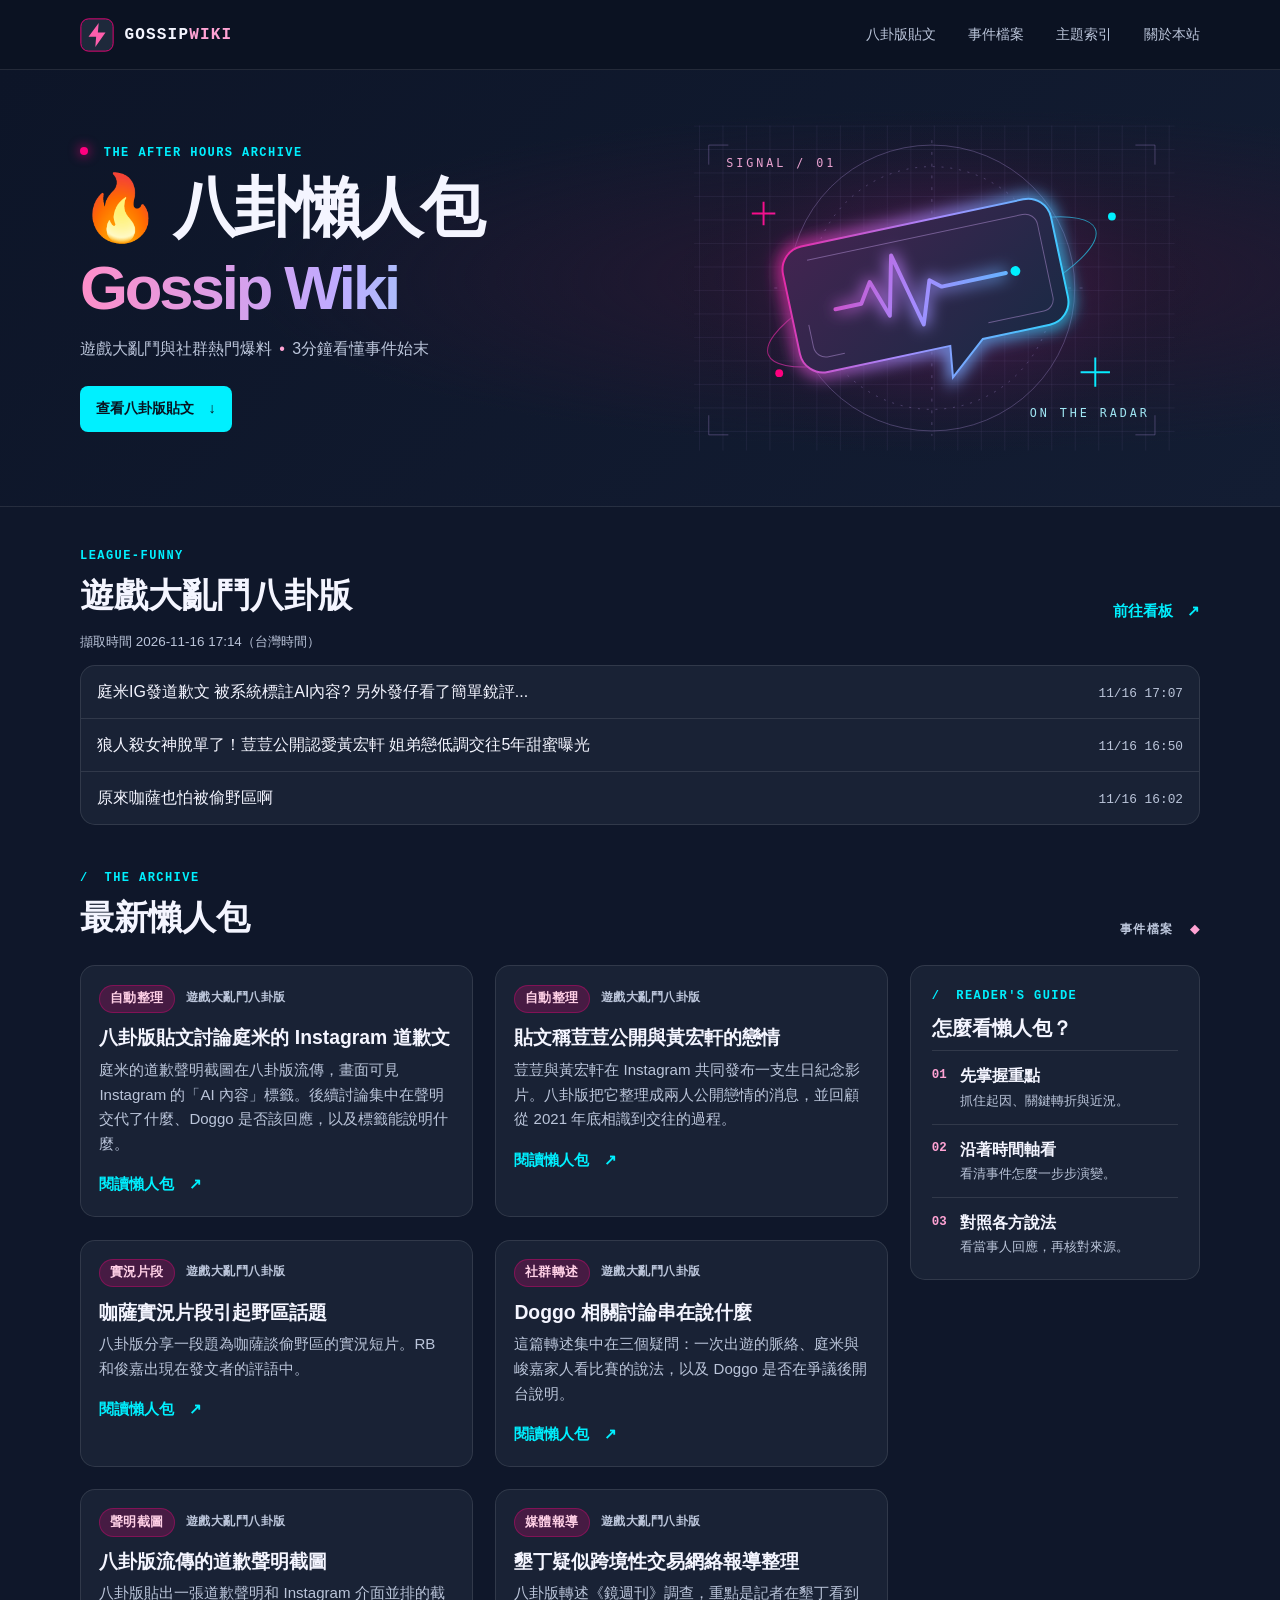
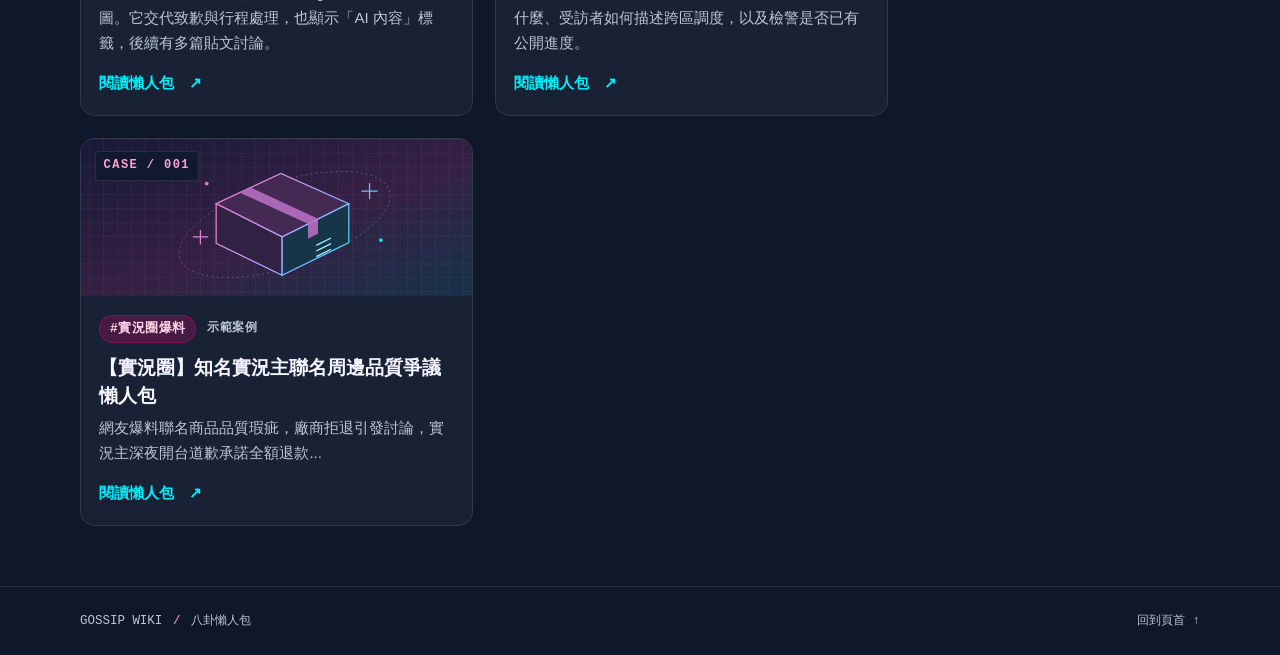
<file: index.html>
<!doctype html>
<html lang="zh-Hant">
<head>
  <meta charset="utf-8">
  <meta name="viewport" content="width=device-width, initial-scale=1">
  <meta name="description" content="遊戲大亂鬥與社群熱門爆料，三分鐘看懂事件始末。">
  <title>八卦懶人包｜Gossip Wiki</title>
  <link rel="icon" href="assets/icons/bolt.svg" type="image/svg+xml">
  <link rel="stylesheet" href="css/style.css">
</head>
<body>
  <a class="skip-link" href="#league-funny">跳至八卦版貼文</a>
  <header class="site-header">
    <div class="container site-bar">
      <a class="wordmark" href="index.html" aria-label="Gossip Wiki 首頁"><img src="assets/icons/bolt.svg" alt="" width="34" height="34"> GOSSIP<span>WIKI</span></a>
      <nav class="site-nav" aria-label="主導覽">
        <a href="#league-funny">八卦版貼文</a>
        <a href="#latest">事件檔案</a>
        <a href="pages/topics.html">主題索引</a>
        <a href="pages/about.html">關於本站</a>
      </nav>
    </div>
  </header>

  <section class="hero" aria-labelledby="home-title">
    <div class="container hero-inner">
      <div class="hero-copy">
        <p class="eyebrow"><span class="signal" aria-hidden="true"></span> THE AFTER HOURS ARCHIVE</p>
        <h1 id="home-title"><span class="hero-title">🔥 八卦懶人包</span><span class="hero-english">Gossip Wiki</span></h1>
        <p class="hero-description">遊戲大亂鬥與社群熱門爆料 <span aria-hidden="true">•</span> <span>3分鐘看懂事件始末</span></p>
        <a class="action action-primary" href="#league-funny">查看八卦版貼文 <span aria-hidden="true">↓</span></a>
      </div>
      <img class="hero-art" src="assets/images/night-signal.svg" alt="" width="560" height="380">
    </div>
  </section>

  <main class="container archive">
    <section class="board-feed" id="league-funny" aria-labelledby="league-funny-title">
      <div class="section-heading">
        <div>
          <p class="eyebrow">LEAGUE-FUNNY</p>
          <h2 id="league-funny-title">遊戲大亂鬥八卦版</h2>
        </div>
        <a class="action action-link" href="https://www.league-funny.com/gossiping/new">前往看板 <span aria-hidden="true">↗</span></a>
      </div>
      <!-- league-funny:begin -->
      <p class="feed-updated">擷取時間 <time datetime="2026-11-16T17:14:51+08:00">2026-11-16 17:14</time>（台灣時間）</p>
      <ul class="card feed-list">
        <li><a href="pages/event-league-funny-432864.html"><span>庭米IG發道歉文 被系統標註AI內容? 另外發仔看了簡單銳評...</span><time datetime="2026-11-16T17:07:50+08:00">11/16 17:07</time></a></li>
        <li><a href="pages/event-league-funny-432863.html"><span>狼人殺女神脫單了！荳荳公開認愛黃宏軒 姐弟戀低調交往5年甜蜜曝光</span><time datetime="2026-11-16T16:50:52+08:00">11/16 16:50</time></a></li>
        <li><a href="pages/event-league-funny-432851.html"><span>原來咖薩也怕被偷野區啊</span><time datetime="2026-11-16T16:02:12+08:00">11/16 16:02</time></a></li>
      </ul>
      <!-- league-funny:end -->
    </section>

    <section id="latest" aria-labelledby="latest-title">
    <div class="section-heading">
      <div>
        <p class="eyebrow"><span aria-hidden="true">/</span> THE ARCHIVE</p>
        <h2 id="latest-title">最新懶人包</h2>
      </div>
      <span class="section-label">事件檔案 <span aria-hidden="true">◆</span></span>
    </div>

    <div class="archive-layout">
      <div class="event-grid" id="eventGrid">
        <!-- 新事件卡片插入於此，既有卡片依時間由新到舊排列。 -->
        <!-- league-funny-archive:begin -->
        <article class="card event-card">
          <div class="event-card-body">
            <div class="meta"><span class="card-tag">自動整理</span><span>遊戲大亂鬥八卦版</span></div>
            <h3>八卦版貼文討論庭米的 Instagram 道歉文</h3>
            <p>庭米的道歉聲明截圖在八卦版流傳，畫面可見 Instagram 的「AI 內容」標籤。後續討論集中在聲明交代了什麼、Doggo 是否該回應，以及標籤能說明什麼。</p>
            <a class="action action-link" href="pages/event-league-funny-432864.html" aria-label="閱讀懶人包：八卦版貼文討論庭米的 Instagram 道歉文">閱讀懶人包 <span aria-hidden="true">↗</span></a>
          </div>
        </article>
        <article class="card event-card">
          <div class="event-card-body">
            <div class="meta"><span class="card-tag">自動整理</span><span>遊戲大亂鬥八卦版</span></div>
            <h3>貼文稱荳荳公開與黃宏軒的戀情</h3>
            <p>荳荳與黃宏軒在 Instagram 共同發布一支生日紀念影片。八卦版把它整理成兩人公開戀情的消息，並回顧從 2021 年底相識到交往的過程。</p>
            <a class="action action-link" href="pages/event-league-funny-432863.html" aria-label="閱讀懶人包：貼文稱荳荳公開與黃宏軒的戀情">閱讀懶人包 <span aria-hidden="true">↗</span></a>
          </div>
        </article>
        <article class="card event-card">
          <div class="event-card-body">
            <div class="meta"><span class="card-tag">實況片段</span><span>遊戲大亂鬥八卦版</span></div>
            <h3>咖薩實況片段引起野區話題</h3>
            <p>八卦版分享一段題為咖薩談偷野區的實況短片。RB 和俊嘉出現在發文者的評語中。</p>
            <a class="action action-link" href="pages/event-league-funny-432851.html" aria-label="閱讀懶人包：咖薩實況片段引起野區話題">閱讀懶人包 <span aria-hidden="true">↗</span></a>
          </div>
        </article>
        <article class="card event-card">
          <div class="event-card-body">
            <div class="meta"><span class="card-tag">社群轉述</span><span>遊戲大亂鬥八卦版</span></div>
            <h3>Doggo 相關討論串在說什麼</h3>
            <p>這篇轉述集中在三個疑問：一次出遊的脈絡、庭米與峻嘉家人看比賽的說法，以及 Doggo 是否在爭議後開台說明。</p>
            <a class="action action-link" href="pages/event-league-funny-432848.html" aria-label="閱讀懶人包：Doggo 相關討論串在說什麼">閱讀懶人包 <span aria-hidden="true">↗</span></a>
          </div>
        </article>
        <article class="card event-card">
          <div class="event-card-body">
            <div class="meta"><span class="card-tag">聲明截圖</span><span>遊戲大亂鬥八卦版</span></div>
            <h3>八卦版流傳的道歉聲明截圖</h3>
            <p>八卦版貼出一張道歉聲明和 Instagram 介面並排的截圖。它交代致歉與行程處理，也顯示「AI 內容」標籤，後續有多篇貼文討論。</p>
            <a class="action action-link" href="pages/event-league-funny-432847.html" aria-label="閱讀懶人包：八卦版流傳的道歉聲明截圖">閱讀懶人包 <span aria-hidden="true">↗</span></a>
          </div>
        </article>
        <article class="card event-card">
          <div class="event-card-body">
            <div class="meta"><span class="card-tag">媒體報導</span><span>遊戲大亂鬥八卦版</span></div>
            <h3>墾丁疑似跨境性交易網絡報導整理</h3>
            <p>八卦版轉述《鏡週刊》調查，重點是記者在墾丁看到什麼、受訪者如何描述跨區調度，以及檢警是否已有公開進度。</p>
            <a class="action action-link" href="pages/event-league-funny-432846.html" aria-label="閱讀懶人包：墾丁疑似跨境性交易網絡報導整理">閱讀懶人包 <span aria-hidden="true">↗</span></a>
          </div>
        </article>
        <!-- league-funny-archive:end -->
        <article class="card event-card">
          <div class="card-cover">
            <img src="assets/images/event-01.svg" alt="" width="640" height="250">
            <span class="cover-index">CASE / 001</span>
          </div>
          <div class="event-card-body">
            <div class="meta"><span class="card-tag">#實況圈爆料</span><span>示範案例</span></div>
            <h3>【實況圈】知名實況主聯名周邊品質爭議懶人包</h3>
            <p>網友爆料聯名商品品質瑕疵，廠商拒退引發討論，實況主深夜開台道歉承諾全額退款...</p>
            <a class="action action-link" href="pages/event-01.html" aria-label="閱讀懶人包：知名實況主聯名周邊品質爭議">閱讀懶人包 <span aria-hidden="true">↗</span></a>
          </div>
        </article>
      </div>

      <aside class="card guide" id="about" aria-labelledby="about-title">
        <p class="eyebrow"><span aria-hidden="true">/</span> READER'S GUIDE</p>
        <h2 id="about-title">怎麼看懶人包？</h2>
        <ol>
          <li><span aria-hidden="true">01</span><div><strong>先掌握重點</strong><small>抓住起因、關鍵轉折與近況。</small></div></li>
          <li><span aria-hidden="true">02</span><div><strong>沿著時間軸看</strong><small>看清事件怎麼一步步演變。</small></div></li>
          <li><span aria-hidden="true">03</span><div><strong>對照各方說法</strong><small>看當事人回應，再核對來源。</small></div></li>
        </ol>
      </aside>
    </div>
    </section>
  </main>

  <footer class="site-footer"><div class="container footer-inner"><span>GOSSIP WIKI <span aria-hidden="true">/</span> 八卦懶人包</span><a href="#home-title">回到頁首 ↑</a></div></footer>
</body>
</html>
</file>
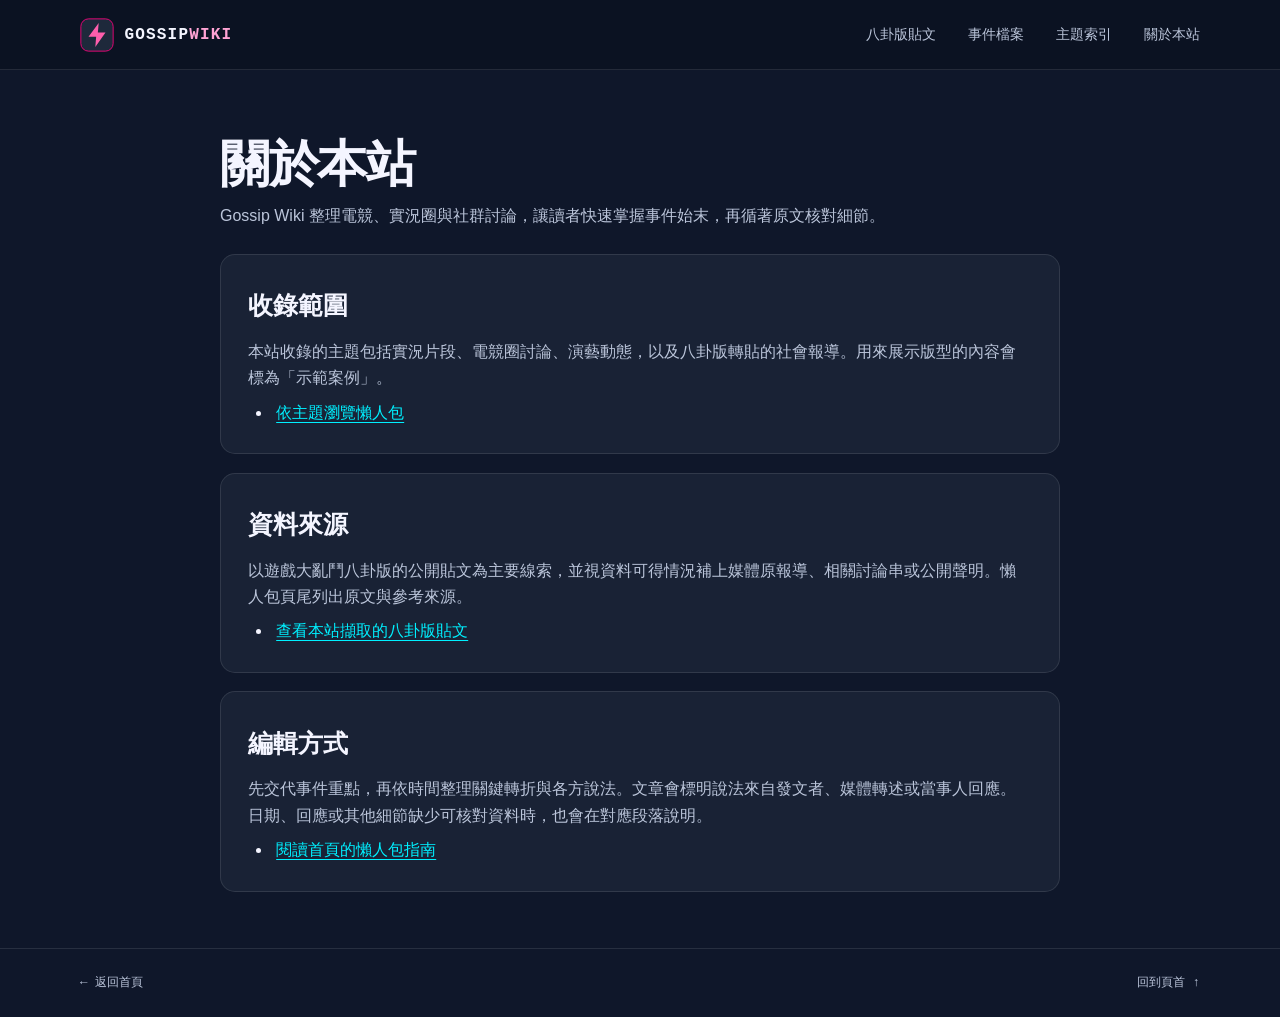
<file: pages/about.html>
<!doctype html>
<html lang="zh-Hant">
<head>
  <meta charset="utf-8">
  <meta name="viewport" content="width=device-width, initial-scale=1">
  <meta name="description" content="了解 Gossip Wiki 的收錄範圍、資料來源與編輯方式。">
  <title>關於本站｜Gossip Wiki</title>
  <link rel="icon" href="../assets/icons/bolt.svg" type="image/svg+xml">
  <link rel="stylesheet" href="../css/style.css">
</head>
<body>
  <a class="skip-link" href="#main-content">跳至主要內容</a>
  <header class="site-header">
    <div class="container site-bar">
      <a class="wordmark" href="../index.html" aria-label="Gossip Wiki 首頁"><img src="../assets/icons/bolt.svg" alt="" width="34" height="34"> GOSSIP<span>WIKI</span></a>
      <nav class="site-nav" aria-label="主導覽">
        <a href="../index.html#league-funny">八卦版貼文</a>
        <a href="../index.html#latest">事件檔案</a>
        <a href="topics.html">主題索引</a>
        <a href="about.html" aria-current="page">關於本站</a>
      </nav>
    </div>
  </header>

  <main class="container article-shell" id="main-content" tabindex="-1">
    <header class="article-header">
      <h1 id="about-page-title">關於本站</h1>
      <p>Gossip Wiki 整理電競、實況圈與社群討論，讓讀者快速掌握事件始末，再循著原文核對細節。</p>
    </header>

    <section class="card article-section" aria-labelledby="coverage-title">
      <h2 id="coverage-title">收錄範圍</h2>
      <p>本站收錄的主題包括實況片段、電競圈討論、演藝動態，以及八卦版轉貼的社會報導。用來展示版型的內容會標為「示範案例」。</p>
      <ul class="source-list">
        <li><a href="topics.html">依主題瀏覽懶人包</a></li>
      </ul>
    </section>

    <section class="card article-section" aria-labelledby="about-sources-title">
      <h2 id="about-sources-title">資料來源</h2>
      <p>以遊戲大亂鬥八卦版的公開貼文為主要線索，並視資料可得情況補上媒體原報導、相關討論串或公開聲明。懶人包頁尾列出原文與參考來源。</p>
      <ul class="source-list">
        <li><a href="../index.html#league-funny">查看本站擷取的八卦版貼文</a></li>
      </ul>
    </section>

    <section class="card article-section" aria-labelledby="editorial-title">
      <h2 id="editorial-title">編輯方式</h2>
      <p>先交代事件重點，再依時間整理關鍵轉折與各方說法。文章會標明說法來自發文者、媒體轉述或當事人回應。日期、回應或其他細節缺少可核對資料時，也會在對應段落說明。</p>
      <ul class="source-list">
        <li><a href="../index.html#about">閱讀首頁的懶人包指南</a></li>
      </ul>
    </section>
  </main>

  <footer class="site-footer"><div class="container footer-inner"><a href="../index.html">← 返回首頁</a><a href="#about-page-title">回到頁首 ↑</a></div></footer>
</body>
</html>
</file>
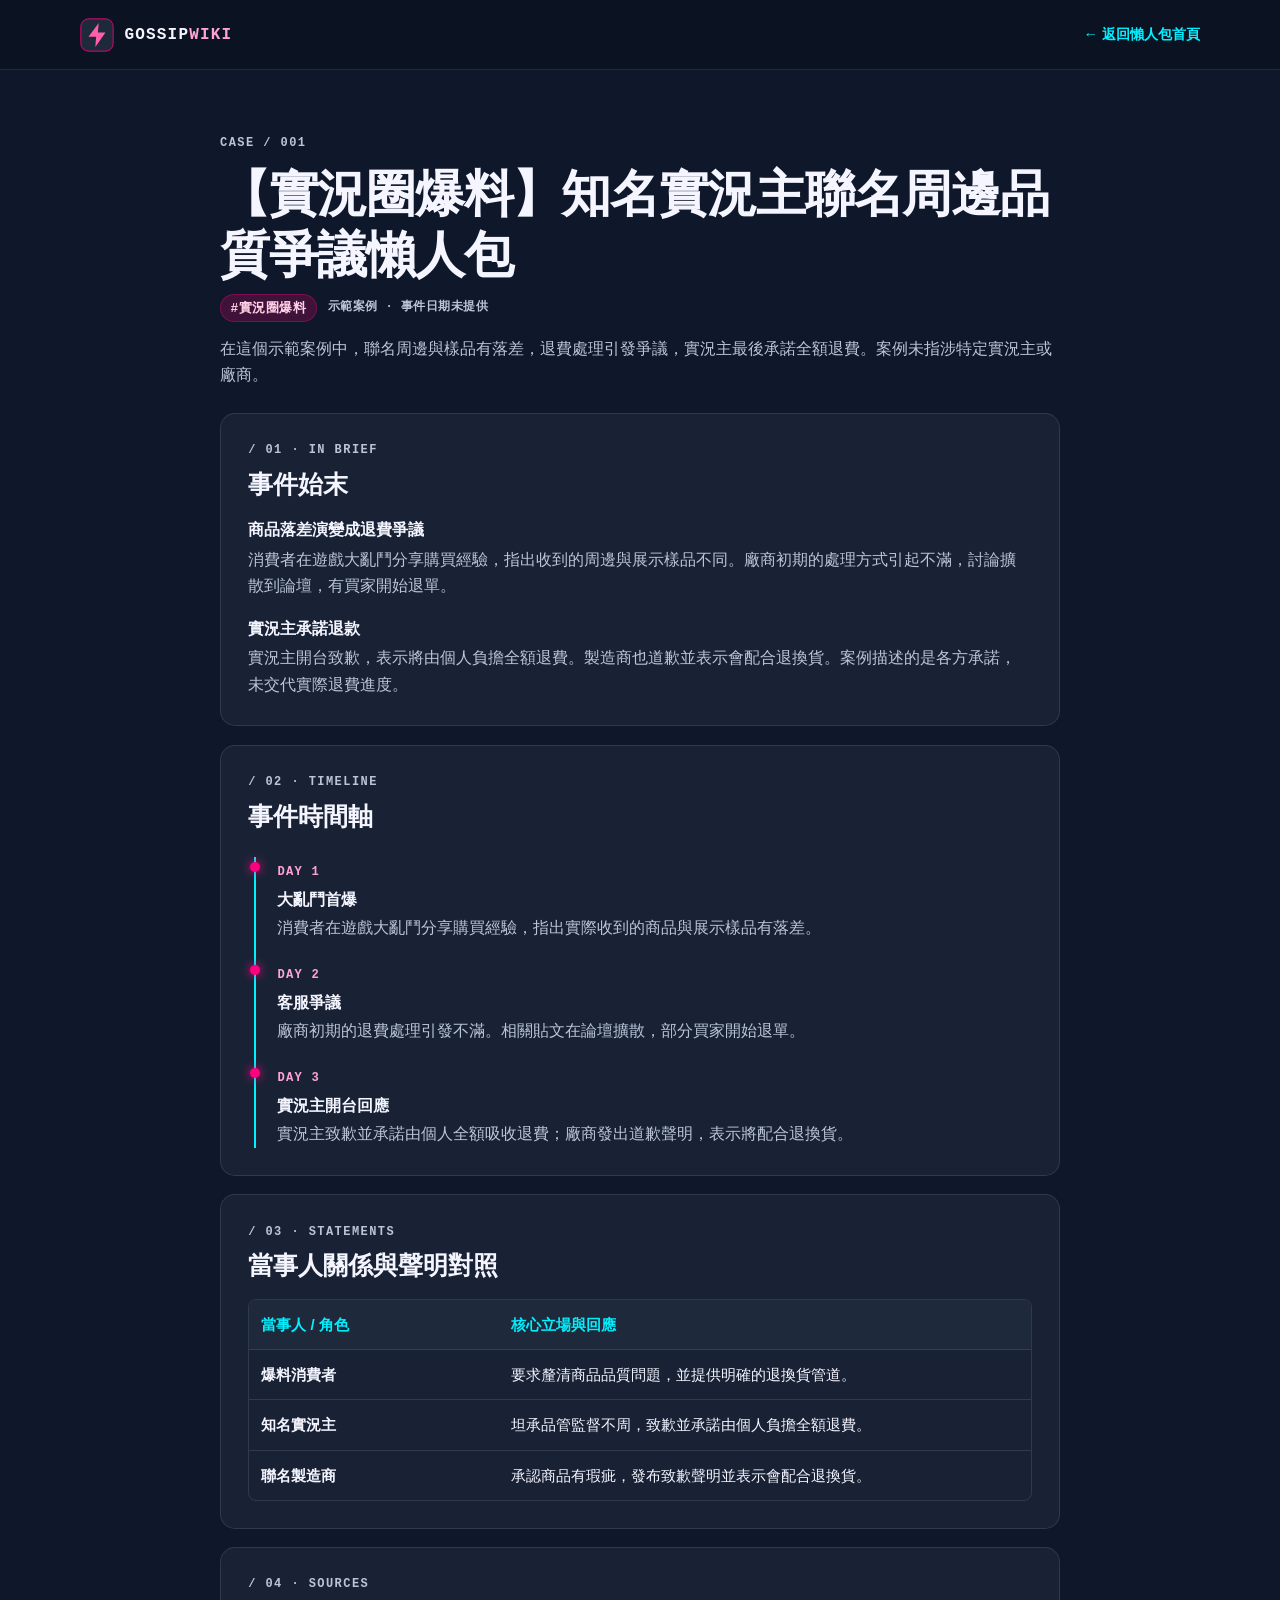
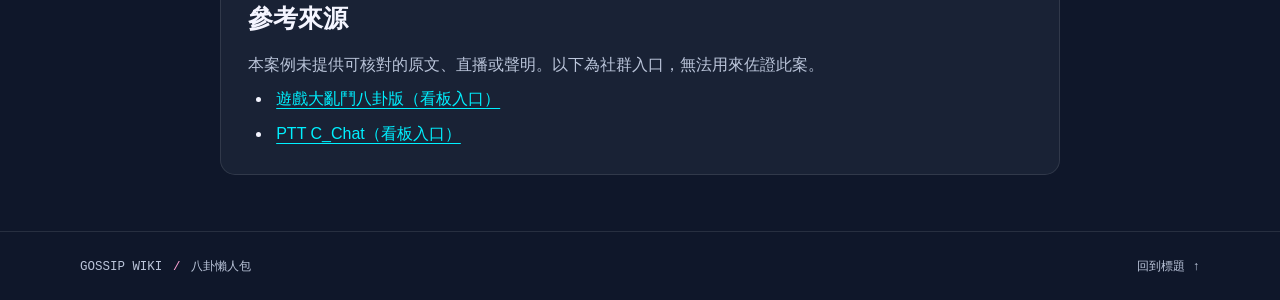
<file: pages/event-01.html>
<!doctype html>
<html lang="zh-Hant">
<head>
  <meta charset="utf-8">
  <meta name="viewport" content="width=device-width, initial-scale=1">
  <title>【實況圈爆料】知名實況主聯名周邊品質爭議懶人包｜Gossip Wiki</title>
  <link rel="icon" href="../assets/icons/bolt.svg" type="image/svg+xml">
  <link rel="stylesheet" href="../css/style.css">
</head>
<body>
  <a class="skip-link" href="#summary">跳至事件始末</a>
  <header class="site-header">
    <div class="container site-bar">
      <a class="wordmark" href="../index.html" aria-label="Gossip Wiki 首頁"><img src="../assets/icons/bolt.svg" alt="" width="34" height="34"> GOSSIP<span>WIKI</span></a>
      <a class="action action-link back-link" href="../index.html">← 返回懶人包首頁</a>
    </div>
  </header>

  <main class="container article-shell">
    <article>
      <header class="article-header">
        <p class="eyebrow">CASE / 001</p>
        <h1 id="article-title">【實況圈爆料】知名實況主聯名周邊品質爭議懶人包</h1>
        <div class="meta"><span class="card-tag">#實況圈爆料</span><span>示範案例 · 事件日期未提供</span></div>
        <p class="article-intro">在這個示範案例中，聯名周邊與樣品有落差，退費處理引發爭議，實況主最後承諾全額退費。案例未指涉特定實況主或廠商。</p>
      </header>

      <section class="card article-section" id="summary" aria-labelledby="summary-title">
        <p class="eyebrow">/ 01 · IN BRIEF</p>
        <h2 id="summary-title">事件始末</h2>
        <div class="event-overview">
          <div class="overview-item">
            <h3>商品落差演變成退費爭議</h3>
            <p>消費者在遊戲大亂鬥分享購買經驗，指出收到的周邊與展示樣品不同。廠商初期的處理方式引起不滿，討論擴散到論壇，有買家開始退單。</p>
          </div>
          <div class="overview-item">
            <h3>實況主承諾退款</h3>
            <p>實況主開台致歉，表示將由個人負擔全額退費。製造商也道歉並表示會配合退換貨。案例描述的是各方承諾，未交代實際退費進度。</p>
          </div>
        </div>
      </section>

      <section class="card article-section" id="timeline" aria-labelledby="timeline-title">
        <p class="eyebrow">/ 02 · TIMELINE</p>
        <h2 id="timeline-title">事件時間軸</h2>
        <ol class="timeline">
          <li class="timeline-item">
            <span class="day">DAY 1</span>
            <h3>大亂鬥首爆</h3>
            <p>消費者在遊戲大亂鬥分享購買經驗，指出實際收到的商品與展示樣品有落差。</p>
          </li>
          <li class="timeline-item">
            <span class="day">DAY 2</span>
            <h3>客服爭議</h3>
            <p>廠商初期的退費處理引發不滿。相關貼文在論壇擴散，部分買家開始退單。</p>
          </li>
          <li class="timeline-item">
            <span class="day">DAY 3</span>
            <h3>實況主開台回應</h3>
            <p>實況主致歉並承諾由個人全額吸收退費；廠商發出道歉聲明，表示將配合退換貨。</p>
          </li>
        </ol>
      </section>

      <section class="card article-section" id="statements" aria-labelledby="statements-title">
        <p class="eyebrow">/ 03 · STATEMENTS</p>
        <h2 id="statements-title">當事人關係與聲明對照</h2>
        <div class="table-wrap">
          <table>
            <thead><tr><th scope="col">當事人 / 角色</th><th scope="col">核心立場與回應</th></tr></thead>
            <tbody>
              <tr><th scope="row">爆料消費者</th><td>要求釐清商品品質問題，並提供明確的退換貨管道。</td></tr>
              <tr><th scope="row">知名實況主</th><td>坦承品管監督不周，致歉並承諾由個人負擔全額退費。</td></tr>
              <tr><th scope="row">聯名製造商</th><td>承認商品有瑕疵，發布致歉聲明並表示會配合退換貨。</td></tr>
            </tbody>
          </table>
        </div>
      </section>

      <section class="card article-section" id="sources" aria-labelledby="sources-title">
        <p class="eyebrow">/ 04 · SOURCES</p>
        <h2 id="sources-title">參考來源</h2>
        <p>本案例未提供可核對的原文、直播或聲明。以下為社群入口，無法用來佐證此案。</p>
        <ul class="source-list">
          <li><a href="https://www.league-funny.com/gossiping">遊戲大亂鬥八卦版（看板入口）</a></li>
          <li><a href="https://www.ptt.cc/bbs/C_Chat/index.html">PTT C_Chat（看板入口）</a></li>
        </ul>
      </section>
    </article>
  </main>

  <footer class="site-footer"><div class="container footer-inner"><span>GOSSIP WIKI <span aria-hidden="true">/</span> 八卦懶人包</span><a href="#article-title">回到標題 ↑</a></div></footer>
</body>
</html>
</file>
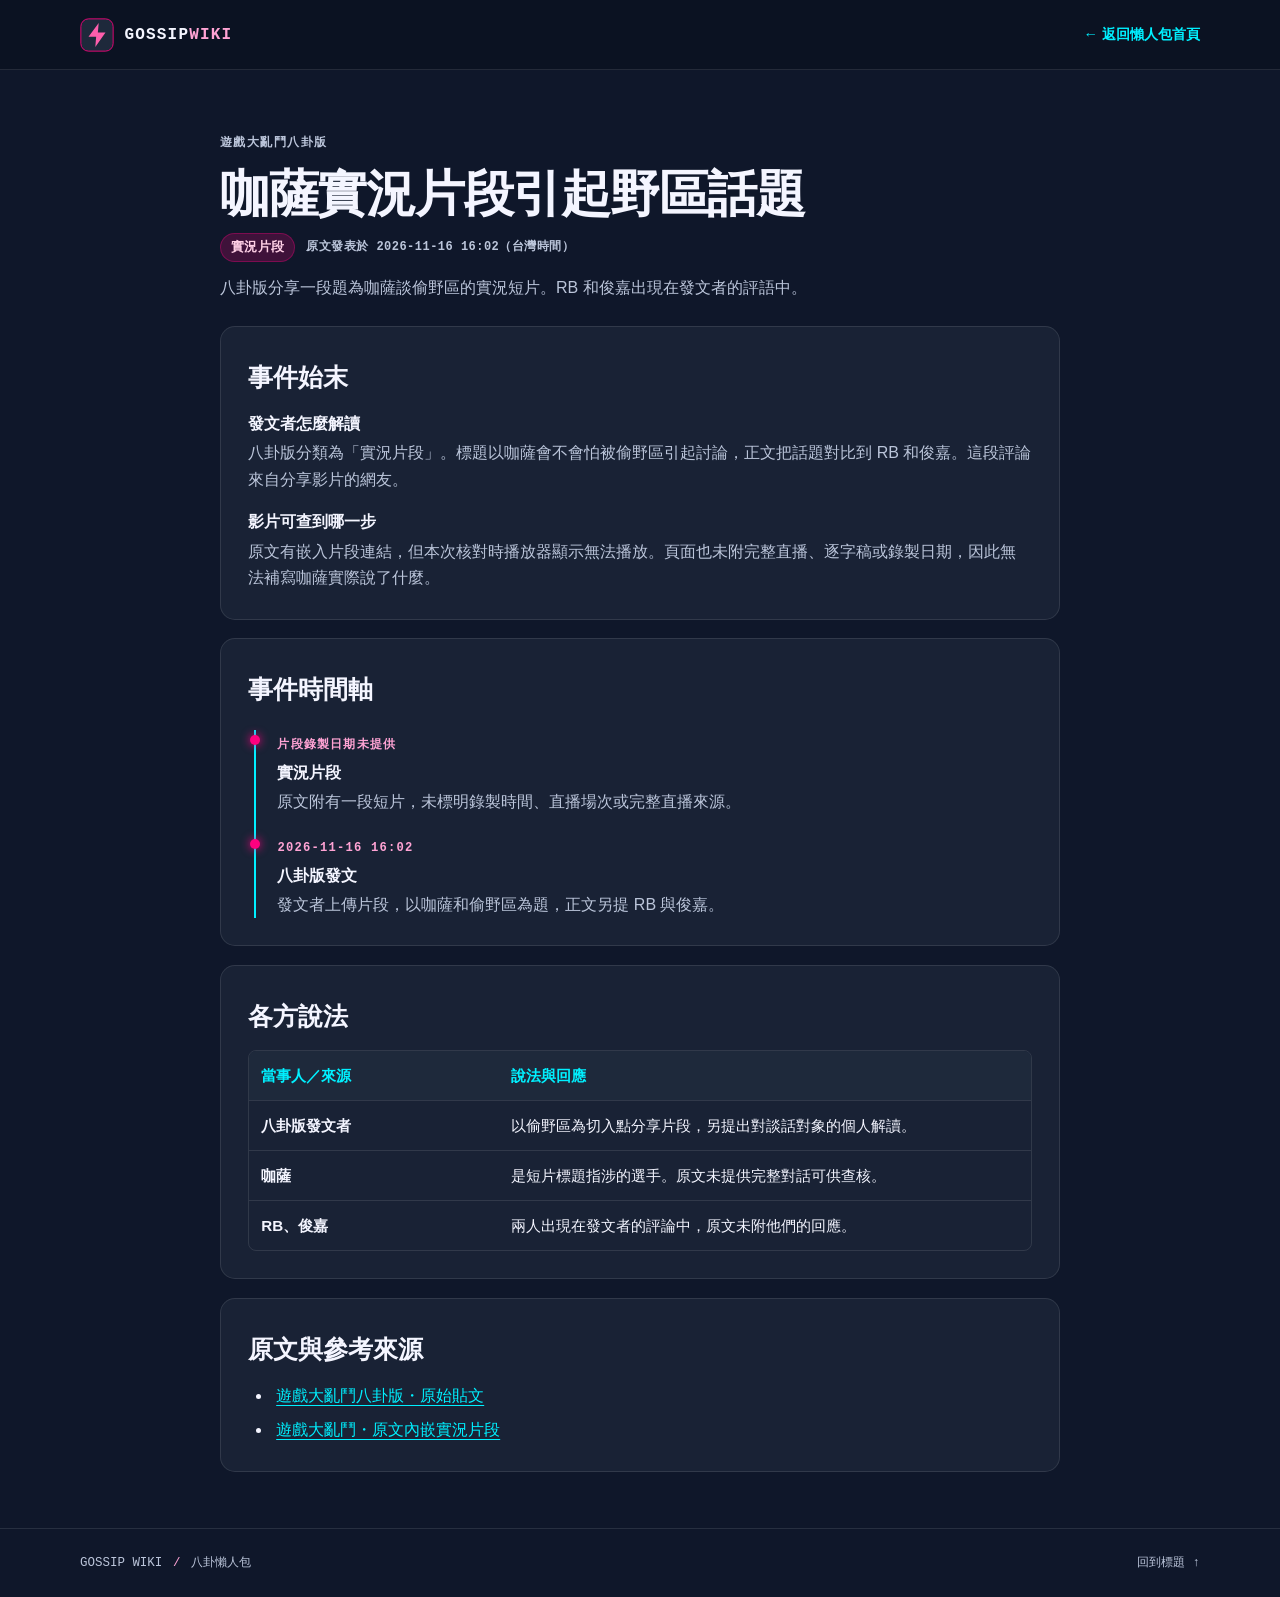
<file: pages/event-league-funny-432851.html>
<!doctype html>
<html lang="zh-Hant">
<head>
  <meta charset="utf-8">
  <meta name="viewport" content="width=device-width, initial-scale=1">
  <title>咖薩實況片段引起野區話題｜Gossip Wiki</title>
  <link rel="icon" href="../assets/icons/bolt.svg" type="image/svg+xml">
  <link rel="stylesheet" href="../css/style.css">
</head>
<body>
  <a class="skip-link" href="#summary">跳至事件始末</a>
  <header class="site-header">
    <div class="container site-bar">
      <a class="wordmark" href="../index.html" aria-label="Gossip Wiki 首頁"><img src="../assets/icons/bolt.svg" alt="" width="34" height="34"> GOSSIP<span>WIKI</span></a>
      <a class="action action-link back-link" href="../index.html#league-funny">← 返回懶人包首頁</a>
    </div>
  </header>

  <main class="container article-shell">
    <article>
      <header class="article-header">
        <p class="eyebrow">遊戲大亂鬥八卦版</p>
        <h1 id="article-title">咖薩實況片段引起野區話題</h1>
        <div class="meta">
          <span class="card-tag">實況片段</span>
          <span>原文發表於 <time datetime="2026-11-16T16:02:12+08:00">2026-11-16 16:02</time>（台灣時間）</span>
        </div>
        <p class="article-intro">八卦版分享一段題為咖薩談偷野區的實況短片。RB 和俊嘉出現在發文者的評語中。</p>
      </header>

      <section class="card article-section" id="summary" aria-labelledby="summary-title">
        <h2 id="summary-title">事件始末</h2>
        <div class="event-overview">
          <div class="overview-item">
            <h3>發文者怎麼解讀</h3>
            <p>八卦版分類為「實況片段」。標題以咖薩會不會怕被偷野區引起討論，正文把話題對比到 RB 和俊嘉。這段評論來自分享影片的網友。</p>
          </div>
          <div class="overview-item">
            <h3>影片可查到哪一步</h3>
            <p>原文有嵌入片段連結，但本次核對時播放器顯示無法播放。頁面也未附完整直播、逐字稿或錄製日期，因此無法補寫咖薩實際說了什麼。</p>
          </div>
        </div>
      </section>

      <section class="card article-section" id="timeline" aria-labelledby="timeline-title">
        <h2 id="timeline-title">事件時間軸</h2>
        <ol class="timeline">
          <li class="timeline-item">
            <span class="day">片段錄製日期未提供</span>
            <h3>實況片段</h3>
            <p>原文附有一段短片，未標明錄製時間、直播場次或完整直播來源。</p>
          </li>
          <li class="timeline-item">
            <span class="day">2026-11-16 16:02</span>
            <h3>八卦版發文</h3>
            <p>發文者上傳片段，以咖薩和偷野區為題，正文另提 RB 與俊嘉。</p>
          </li>
        </ol>
      </section>

      <section class="card article-section" id="statements" aria-labelledby="statements-title">
        <h2 id="statements-title">各方說法</h2>
        <div class="table-wrap">
          <table>
            <thead><tr><th scope="col">當事人／來源</th><th scope="col">說法與回應</th></tr></thead>
            <tbody>
              <tr><th scope="row">八卦版發文者</th><td>以偷野區為切入點分享片段，另提出對談話對象的個人解讀。</td></tr>
              <tr><th scope="row">咖薩</th><td>是短片標題指涉的選手。原文未提供完整對話可供查核。</td></tr>
              <tr><th scope="row">RB、俊嘉</th><td>兩人出現在發文者的評論中，原文未附他們的回應。</td></tr>
            </tbody>
          </table>
        </div>
      </section>

      <section class="card article-section" id="sources" aria-labelledby="sources-title">
        <h2 id="sources-title">原文與參考來源</h2>
        <ul class="source-list">
          <li><a href="https://www.league-funny.com/gossiping/article-432851">遊戲大亂鬥八卦版・原始貼文</a></li>
          <li><a href="https://www.league-funny.com/embed/video/17992">遊戲大亂鬥・原文內嵌實況片段</a></li>
        </ul>
      </section>
    </article>
  </main>

  <footer class="site-footer"><div class="container footer-inner"><span>GOSSIP WIKI <span aria-hidden="true">/</span> 八卦懶人包</span><a href="#article-title">回到標題 ↑</a></div></footer>
</body>
</html>
</file>
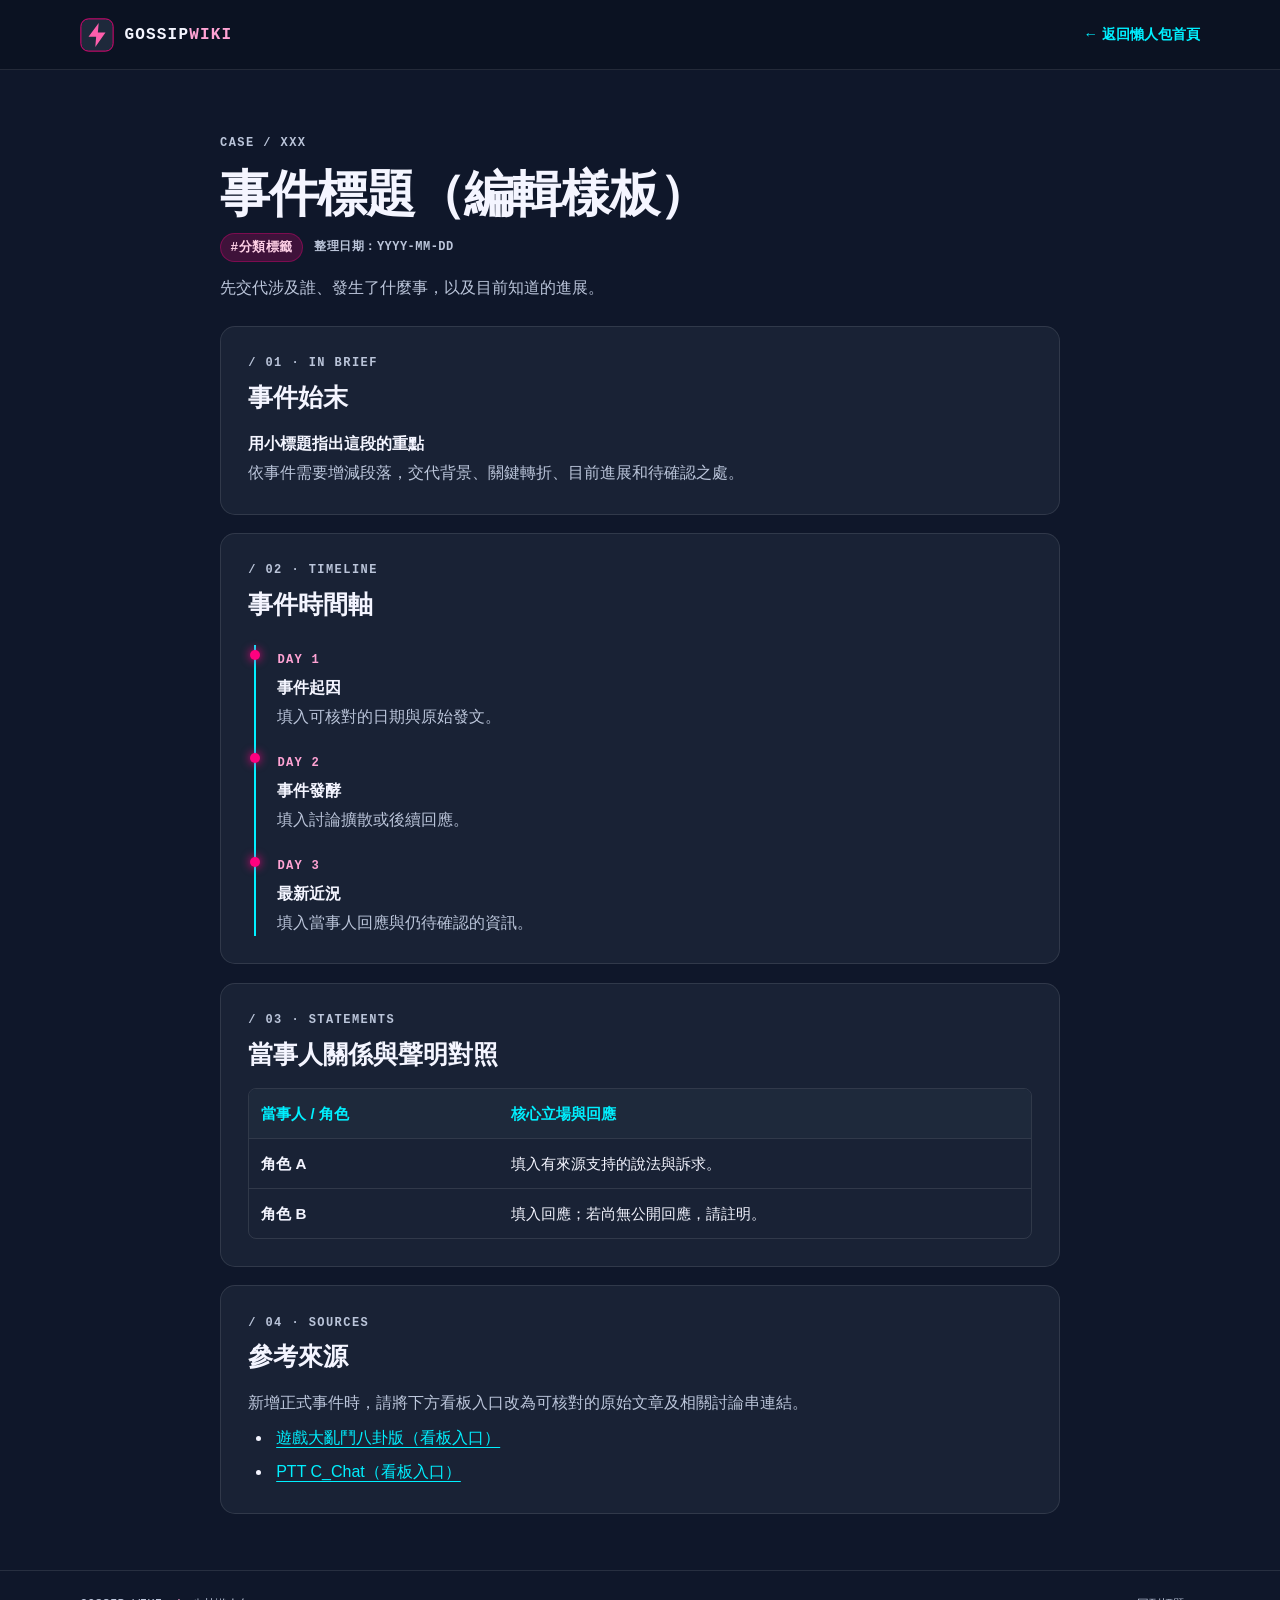
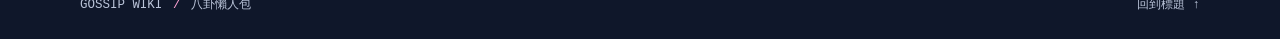
<file: pages/template.html>
<!doctype html>
<html lang="zh-Hant">
<head>
  <meta charset="utf-8">
  <meta name="viewport" content="width=device-width, initial-scale=1">
  <meta name="robots" content="noindex">
  <title>事件標題（編輯樣板）｜Gossip Wiki</title>
  <link rel="icon" href="../assets/icons/bolt.svg" type="image/svg+xml">
  <link rel="stylesheet" href="../css/style.css">
</head>
<body>
  <a class="skip-link" href="#summary">跳至事件始末</a>
  <header class="site-header">
    <div class="container site-bar">
      <a class="wordmark" href="../index.html" aria-label="Gossip Wiki 首頁"><img src="../assets/icons/bolt.svg" alt="" width="34" height="34"> GOSSIP<span>WIKI</span></a>
      <a class="action action-link back-link" href="../index.html">← 返回懶人包首頁</a>
    </div>
  </header>

  <main class="container article-shell">
    <article>
      <header class="article-header">
        <p class="eyebrow">CASE / XXX</p>
        <h1 id="article-title">事件標題（編輯樣板）</h1>
        <div class="meta"><span class="card-tag">#分類標籤</span><span>整理日期：<time datetime="2000-01-01">YYYY-MM-DD</time></span></div>
        <p class="article-intro">先交代涉及誰、發生了什麼事，以及目前知道的進展。</p>
      </header>

      <section class="card article-section" id="summary" aria-labelledby="summary-title">
        <p class="eyebrow">/ 01 · IN BRIEF</p>
        <h2 id="summary-title">事件始末</h2>
        <div class="event-overview">
          <div class="overview-item">
            <h3>用小標題指出這段的重點</h3>
            <p>依事件需要增減段落，交代背景、關鍵轉折、目前進展和待確認之處。</p>
          </div>
        </div>
      </section>

      <section class="card article-section" id="timeline" aria-labelledby="timeline-title">
        <p class="eyebrow">/ 02 · TIMELINE</p>
        <h2 id="timeline-title">事件時間軸</h2>
        <ol class="timeline">
          <li class="timeline-item">
            <span class="day">DAY 1</span>
            <h3>事件起因</h3>
            <p>填入可核對的日期與原始發文。</p>
          </li>
          <li class="timeline-item">
            <span class="day">DAY 2</span>
            <h3>事件發酵</h3>
            <p>填入討論擴散或後續回應。</p>
          </li>
          <li class="timeline-item">
            <span class="day">DAY 3</span>
            <h3>最新近況</h3>
            <p>填入當事人回應與仍待確認的資訊。</p>
          </li>
        </ol>
      </section>

      <section class="card article-section" id="statements" aria-labelledby="statements-title">
        <p class="eyebrow">/ 03 · STATEMENTS</p>
        <h2 id="statements-title">當事人關係與聲明對照</h2>
        <div class="table-wrap">
          <table>
            <thead><tr><th scope="col">當事人 / 角色</th><th scope="col">核心立場與回應</th></tr></thead>
            <tbody>
              <tr><th scope="row">角色 A</th><td>填入有來源支持的說法與訴求。</td></tr>
              <tr><th scope="row">角色 B</th><td>填入回應；若尚無公開回應，請註明。</td></tr>
            </tbody>
          </table>
        </div>
      </section>

      <section class="card article-section" id="sources" aria-labelledby="sources-title">
        <p class="eyebrow">/ 04 · SOURCES</p>
        <h2 id="sources-title">參考來源</h2>
        <p>新增正式事件時，請將下方看板入口改為可核對的原始文章及相關討論串連結。</p>
        <ul class="source-list">
          <li><a href="https://www.league-funny.com/gossiping">遊戲大亂鬥八卦版（看板入口）</a></li>
          <li><a href="https://www.ptt.cc/bbs/C_Chat/index.html">PTT C_Chat（看板入口）</a></li>
        </ul>
      </section>
    </article>
  </main>

  <footer class="site-footer"><div class="container footer-inner"><span>GOSSIP WIKI <span aria-hidden="true">/</span> 八卦懶人包</span><a href="#article-title">回到標題 ↑</a></div></footer>
</body>
</html>
</file>
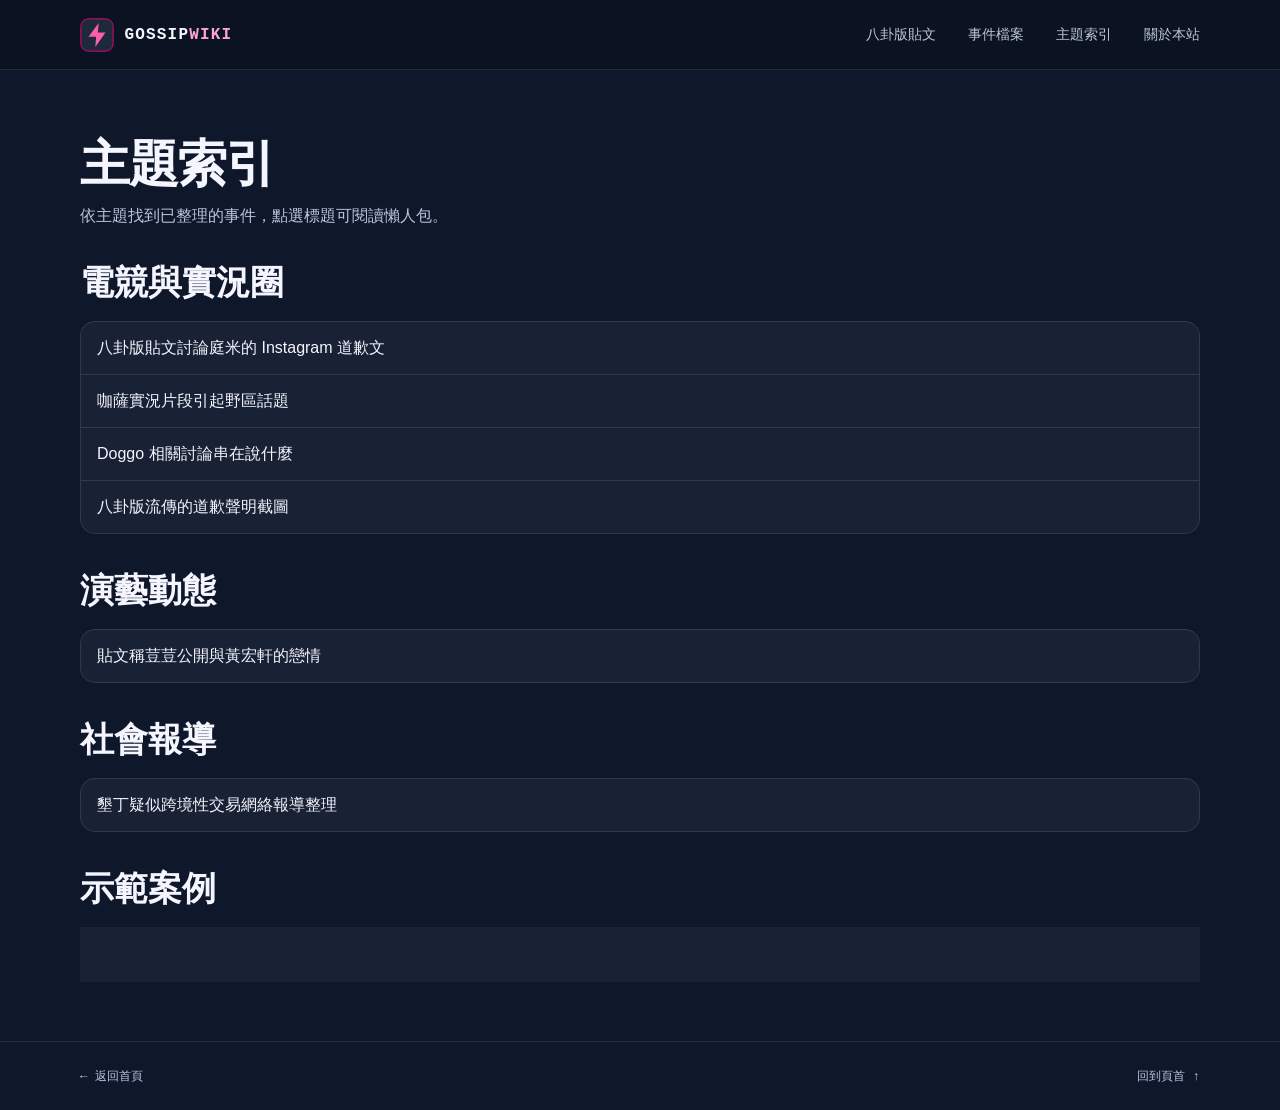
<file: pages/topics.html>
<!doctype html>
<html lang="zh-Hant">
<head>
  <meta charset="utf-8">
  <meta name="viewport" content="width=device-width, initial-scale=1">
  <meta name="description" content="依電競與實況圈、演藝動態、社會報導等主題瀏覽 Gossip Wiki 懶人包。">
  <title>主題索引｜Gossip Wiki</title>
  <link rel="icon" href="../assets/icons/bolt.svg" type="image/svg+xml">
  <link rel="stylesheet" href="../css/style.css">
</head>
<body>
  <a class="skip-link" href="#main-content">跳至主要內容</a>
  <header class="site-header">
    <div class="container site-bar">
      <a class="wordmark" href="../index.html" aria-label="Gossip Wiki 首頁"><img src="../assets/icons/bolt.svg" alt="" width="34" height="34"> GOSSIP<span>WIKI</span></a>
      <nav class="site-nav" aria-label="主導覽">
        <a href="../index.html#league-funny">八卦版貼文</a>
        <a href="../index.html#latest">事件檔案</a>
        <a href="topics.html" aria-current="page">主題索引</a>
        <a href="about.html">關於本站</a>
      </nav>
    </div>
  </header>

  <main class="container archive" id="main-content" tabindex="-1">
    <header class="article-header">
      <h1 id="topics-page-title">主題索引</h1>
      <p>依主題找到已整理的事件，點選標題可閱讀懶人包。</p>
    </header>

    <section class="topic-section" aria-labelledby="esports-title">
      <div class="section-heading"><h2 id="esports-title">電競與實況圈</h2></div>
      <ul class="card feed-list">
        <li><a href="event-league-funny-432864.html">八卦版貼文討論庭米的 Instagram 道歉文</a></li>
        <li><a href="event-league-funny-432851.html">咖薩實況片段引起野區話題</a></li>
        <li><a href="event-league-funny-432848.html">Doggo 相關討論串在說什麼</a></li>
        <li><a href="event-league-funny-432847.html">八卦版流傳的道歉聲明截圖</a></li>
      </ul>
    </section>

    <section class="topic-section" aria-labelledby="entertainment-title">
      <div class="section-heading"><h2 id="entertainment-title">演藝動態</h2></div>
      <ul class="card feed-list">
        <li><a href="event-league-funny-432863.html">貼文稱荳荳公開與黃宏軒的戀情</a></li>
      </ul>
    </section>

    <section class="topic-section" aria-labelledby="society-title">
      <div class="section-heading"><h2 id="society-title">社會報導</h2></div>
      <ul class="card feed-list">
        <li><a href="event-league-funny-432846.html">墾丁疑似跨境性交易網絡報導整理</a></li>
      </ul>
    </section>

    <section class="topic-section" aria-labelledby="examples-title">
      <div class="section-heading"><h2 id="examples-title">示範案例</h2></div>
      <ul class="card feed-list">
        <li><a href="event-01.html">【實況圈爆料】知名實況主聯名周邊品質爭議懶人包</a></li>
      </ul>
    </section>
  </main>

  <footer class="site-footer"><div class="container footer-inner"><a href="../index.html">← 返回首頁</a><a href="#topics-page-title">回到頁首 ↑</a></div></footer>
</body>
</html>
</file>
<file: css/style.css>
:root {
  color-scheme: dark;
  --bg: #0f172a;
  --surface: #1e293b;
  --glass: rgba(30, 41, 59, .7);
  --line: rgba(255, 255, 255, .1);
  --ink: #f4f5ff;
  --muted: #bbc5da;
  --pink: #ff007f;
  --pink-light: #ffa3d4;
  --blue: #00f0ff;
  --orange: #ff5500;
  --mono: ui-monospace, Consolas, monospace;
  font-family: "PingFang TC", "Microsoft JhengHei", sans-serif;
}

*, *::before, *::after { box-sizing: border-box; }
body { margin: 0; background: var(--bg); color: var(--ink); line-height: 1.65; }
img { display: block; max-width: 100%; }
a { color: var(--blue); text-underline-offset: .22em; }
:focus-visible { outline: 2px solid var(--blue); outline-offset: 5px; }
h1, h2, h3, p { margin: 0; }
.container { width: min(1120px, calc(100% - 64px)); margin-inline: auto; }
.skip-link { position: absolute; top: .5rem; left: .5rem; z-index: 1; padding: .6rem 1rem; background: var(--surface); transform: translateY(-150%); }
.skip-link:focus { transform: translateY(0); }

.site-header { background: #0b1222; border-bottom: 1px solid var(--line); }
.site-bar, .footer-inner { display: flex; align-items: center; justify-content: space-between; gap: 1rem; }
.site-bar { min-height: 69px; }
.wordmark { display: inline-flex; align-items: center; color: var(--ink); font: 800 1rem var(--mono); letter-spacing: .075em; text-decoration: none; }
.wordmark img { margin-right: .65rem; }
.wordmark span { color: var(--pink-light); }
.site-nav { display: flex; flex-wrap: wrap; gap: clamp(.8rem, 3vw, 2rem); font-size: .88rem; }
.site-nav a, .site-footer a { color: var(--muted); text-decoration: none; }
.site-nav a:hover, .site-footer a:hover { color: var(--blue); }

.hero {
  overflow: hidden;
  border-bottom: 1px solid var(--line);
  background: radial-gradient(ellipse at 75% 48%, #281731, transparent 53%), linear-gradient(135deg, #0d1528, #131d33);
}
.hero-inner { display: grid; grid-template-columns: 1fr 1fr; align-items: center; gap: 1.5rem; min-height: 393px; padding-block: 2rem; }
.hero-copy { position: relative; }
.hero-art { width: 100%; height: auto; }
.eyebrow, .section-label, .meta, .cover-index { font-family: var(--mono); font-size: .75rem; font-weight: 700; letter-spacing: .12em; }
.eyebrow { color: var(--blue); }
.eyebrow span { margin-right: .45rem; }
.signal { display: inline-block; width: 8px; height: 8px; vertical-align: 1px; border-radius: 50%; background: var(--pink); box-shadow: 0 0 12px var(--pink); }
.hero h1 { margin-block: .65rem 1rem; line-height: 1.04; }
.hero-title { display: block; font-size: clamp(2.05rem, 5.35vw, 4.05rem); font-weight: 900; letter-spacing: -.05em; }
.hero-english {
  display: block; margin-top: .24em; font-size: clamp(2rem, 5vw, 3.85rem); letter-spacing: -.05em; color: var(--pink-light);
  background: linear-gradient(95deg, #ff8ec8, #c0aaff 46%, #7de9f3 88%); background-clip: text; -webkit-text-fill-color: transparent;
}
.hero-description { color: var(--muted); margin-bottom: 1.45rem; }
.hero-description span { white-space: nowrap; }
.hero-description span[aria-hidden] { margin-inline: .18rem; color: var(--pink-light); }
.action { display: inline-flex; align-items: center; gap: .9rem; width: fit-content; font-weight: 700; text-decoration: none; }
.action-primary { padding: .7rem 1rem; color: #081420; background: var(--blue); border-radius: 8px; font-size: .9rem; }
.action-primary:hover { background: #affbff; }
.action-link { color: var(--blue); font-size: .93rem; }
.action-link:hover { text-decoration: underline; }

.archive { padding-block: 2.5rem 3.75rem; }
.section-heading { display: flex; align-items: end; justify-content: space-between; gap: 1rem; margin-bottom: 1.25rem; }
.section-heading h2 { font-size: clamp(1.55rem, 3vw, 2.15rem); }
.section-label { color: var(--muted); padding-bottom: .25rem; white-space: nowrap; }
.section-label span { color: var(--pink-light); margin-left: .45rem; }
.board-feed { margin-bottom: 2.75rem; }
.board-feed .section-heading { flex-wrap: wrap; margin-bottom: .5rem; }
.feed-updated { margin-bottom: .7rem; color: var(--muted); font-size: .84rem; }
.feed-list { list-style: none; margin: 0; padding: 0; }
.feed-list li + li { border-top: 1px solid var(--line); }
.feed-list a {
  display: flex; flex-wrap: wrap; align-items: baseline; justify-content: space-between; gap: .25rem 1rem;
  padding: .8rem 1rem; color: var(--ink); text-decoration: none; overflow-wrap: anywhere;
}
.feed-list a:hover { color: var(--blue); background: rgba(0, 240, 255, .06); }
.feed-list time { color: var(--muted); font: .8rem var(--mono); white-space: nowrap; }
.feed-list a:focus-visible { outline-offset: -3px; border-radius: 8px; }
.archive-layout { display: grid; grid-template-columns: minmax(0, 1fr) minmax(0, 290px); align-items: start; gap: 1.4rem; }
.event-grid { display: grid; grid-template-columns: repeat(auto-fill, minmax(320px, 1fr)); gap: 1.4rem; }
.event-grid > .event-card:only-child { grid-column: 1 / -1; }
.card { min-width: 0; background: var(--glass); border: 1px solid var(--line); border-radius: 15px; backdrop-filter: blur(10px); }
.event-card { overflow: hidden; transition: transform .2s ease, box-shadow .2s ease, border-color .2s ease; }
.event-card:hover, .event-card:focus-within { transform: translateY(-5px); border-color: rgba(0, 240, 255, .45); box-shadow: 0 10px 20px rgba(0, 240, 255, .2); }
.card-cover { position: relative; }
.card-cover img { width: 100%; height: 157px; object-fit: cover; }
.event-card:only-child .card-cover img { height: clamp(157px, 24vw, 214px); }
.cover-index { position: absolute; top: .75rem; left: .85rem; padding: .25rem .5rem; background: #10192e; border: 1px solid var(--line); border-radius: 4px; color: var(--pink-light); }
.event-card-body { padding: 1.15rem; }
.meta { display: flex; align-items: center; flex-wrap: wrap; gap: .7rem; color: var(--muted); letter-spacing: .04em; }
.card-tag { display: inline-block; border: 1px solid rgba(255, 0, 127, .32); border-radius: 999px; background: rgba(255, 0, 127, .2); color: #ffd0e6; padding: .16rem .6rem; font-size: .8rem; }
.event-card h3 { margin-block: .65rem .4rem; font-size: 1.21rem; line-height: 1.45; }
.event-card p { margin-bottom: .9rem; font-size: .94rem; color: var(--muted); }
.guide { padding: 1.3rem; }
.guide h2 { margin: .25rem 0 .35rem; font-size: 1.28rem; }
.guide ol { list-style: none; margin: 0; padding: 0; }
.guide li { display: flex; gap: .8rem; align-items: start; padding-block: .75rem; border-top: 1px solid var(--line); }
.guide li:last-child { padding-bottom: 0; }
.guide li > span { font: 700 .78rem var(--mono); color: var(--pink-light); padding-top: .3rem; }
.guide small { display: block; color: var(--muted); }
.site-footer { border-top: 1px solid var(--line); color: var(--muted); font: .78rem var(--mono); }
.footer-inner { flex-wrap: wrap; min-height: 68px; }
.footer-inner span span { color: var(--pink-light); margin-inline: .2rem; }

.article-shell { max-width: 840px; padding-block: 2.5rem 3.5rem; }
.back-link { font-size: .9rem; }
.article-header { margin-block: 1.5rem; }
.article-header h1 { font-size: clamp(1.9rem, 5.5vw, 3.15rem); margin: .65rem 0 .55rem; line-height: 1.2; letter-spacing: -.025em; }
.article-header p, .article-section p { color: var(--muted); }
.article-header .meta + p { margin-top: .85rem; }
.article-section { margin-top: 1.15rem; padding: clamp(1.1rem, 3.4vw, 1.7rem); }
.article-section h2 { margin: .25rem 0 .75rem; font-size: clamp(1.25rem, 3.5vw, 1.55rem); }
.topic-section + .topic-section { margin-top: 1.75rem; }
.topic-section .section-heading { margin-bottom: .65rem; }
.event-overview { display: grid; gap: 1rem; }
.overview-item h3 { margin: 0 0 .2rem; font-size: 1rem; }
.summary-list, .source-list { margin: .5rem 0 0; padding-inline-start: 1.5rem; }
.summary-list li, .source-list li { padding-left: .25rem; margin-top: .5rem; }
.summary-list li::marker { color: var(--blue); font-weight: 700; }
.timeline { list-style: none; margin: 1.2rem 0 0 .35rem; padding: 0 0 0 1.35rem; border-left: 2px solid var(--blue); }
.timeline-item { position: relative; padding-bottom: 1.15rem; }
.timeline-item:last-child { padding-bottom: 0; }
.timeline-item::before { content: ""; position: absolute; top: .32rem; left: calc(-1.35rem - 6px); width: 10px; height: 10px; border-radius: 50%; background: var(--pink); box-shadow: 0 0 10px var(--pink); }
.timeline-item .day { color: var(--pink-light); font: 700 .76rem var(--mono); letter-spacing: .1em; }
.timeline-item h3 { font-size: 1.03rem; margin: .15rem 0; }
.table-wrap { overflow-x: auto; border: 1px solid var(--line); border-radius: 8px; }
.source-gallery { display: grid; grid-template-columns: repeat(auto-fit, minmax(min(100%, 220px), 1fr)); gap: 1rem; }
.source-gallery figure { min-width: 0; margin: 0; }
.source-gallery a { display: block; padding: .35rem; border: 1px solid var(--line); border-radius: 8px; background: var(--bg); }
.source-gallery img { width: 100%; max-height: 420px; object-fit: contain; }
.source-gallery figcaption { margin-top: .3rem; color: var(--muted); font-size: .85rem; }
table { border-collapse: collapse; width: 100%; text-align: left; font-size: .95rem; }
th, td { padding: .75rem; vertical-align: top; overflow-wrap: anywhere; }
thead th { background: var(--surface); color: var(--blue); }
tbody th, tbody td { border-top: 1px solid var(--line); }
tbody th { width: 32%; }

@media (max-width: 820px) {
  .archive-layout { grid-template-columns: minmax(0, 1fr); }
  .guide { max-width: 520px; }
}
@media (max-width: 620px) {
  .container { width: calc(100% - 32px); }
  .site-bar { flex-wrap: wrap; padding-block: .6rem; gap: .35rem .8rem; }
  .hero-inner { grid-template-columns: minmax(0, 1fr); gap: .25rem; padding: 2rem 0 0; }
  .hero-art { width: min(100%, 355px); justify-self: center; }
  .hero-description { margin-bottom: 1rem; }
  .archive { padding-top: 1.8rem; }
  .event-grid { grid-template-columns: minmax(0, 1fr); }
}
@media (max-width: 360px) {
  .wordmark { font-size: .85rem; }
  .wordmark img { width: 28px; height: 28px; margin-right: .35rem; }
  .site-nav { font-size: .8rem; }
  .site-bar { gap: .4rem; }
}
@media (prefers-reduced-motion: reduce) {
  .event-card { transition: none; }
  .event-card:hover, .event-card:focus-within { transform: none; }
}
</file>
